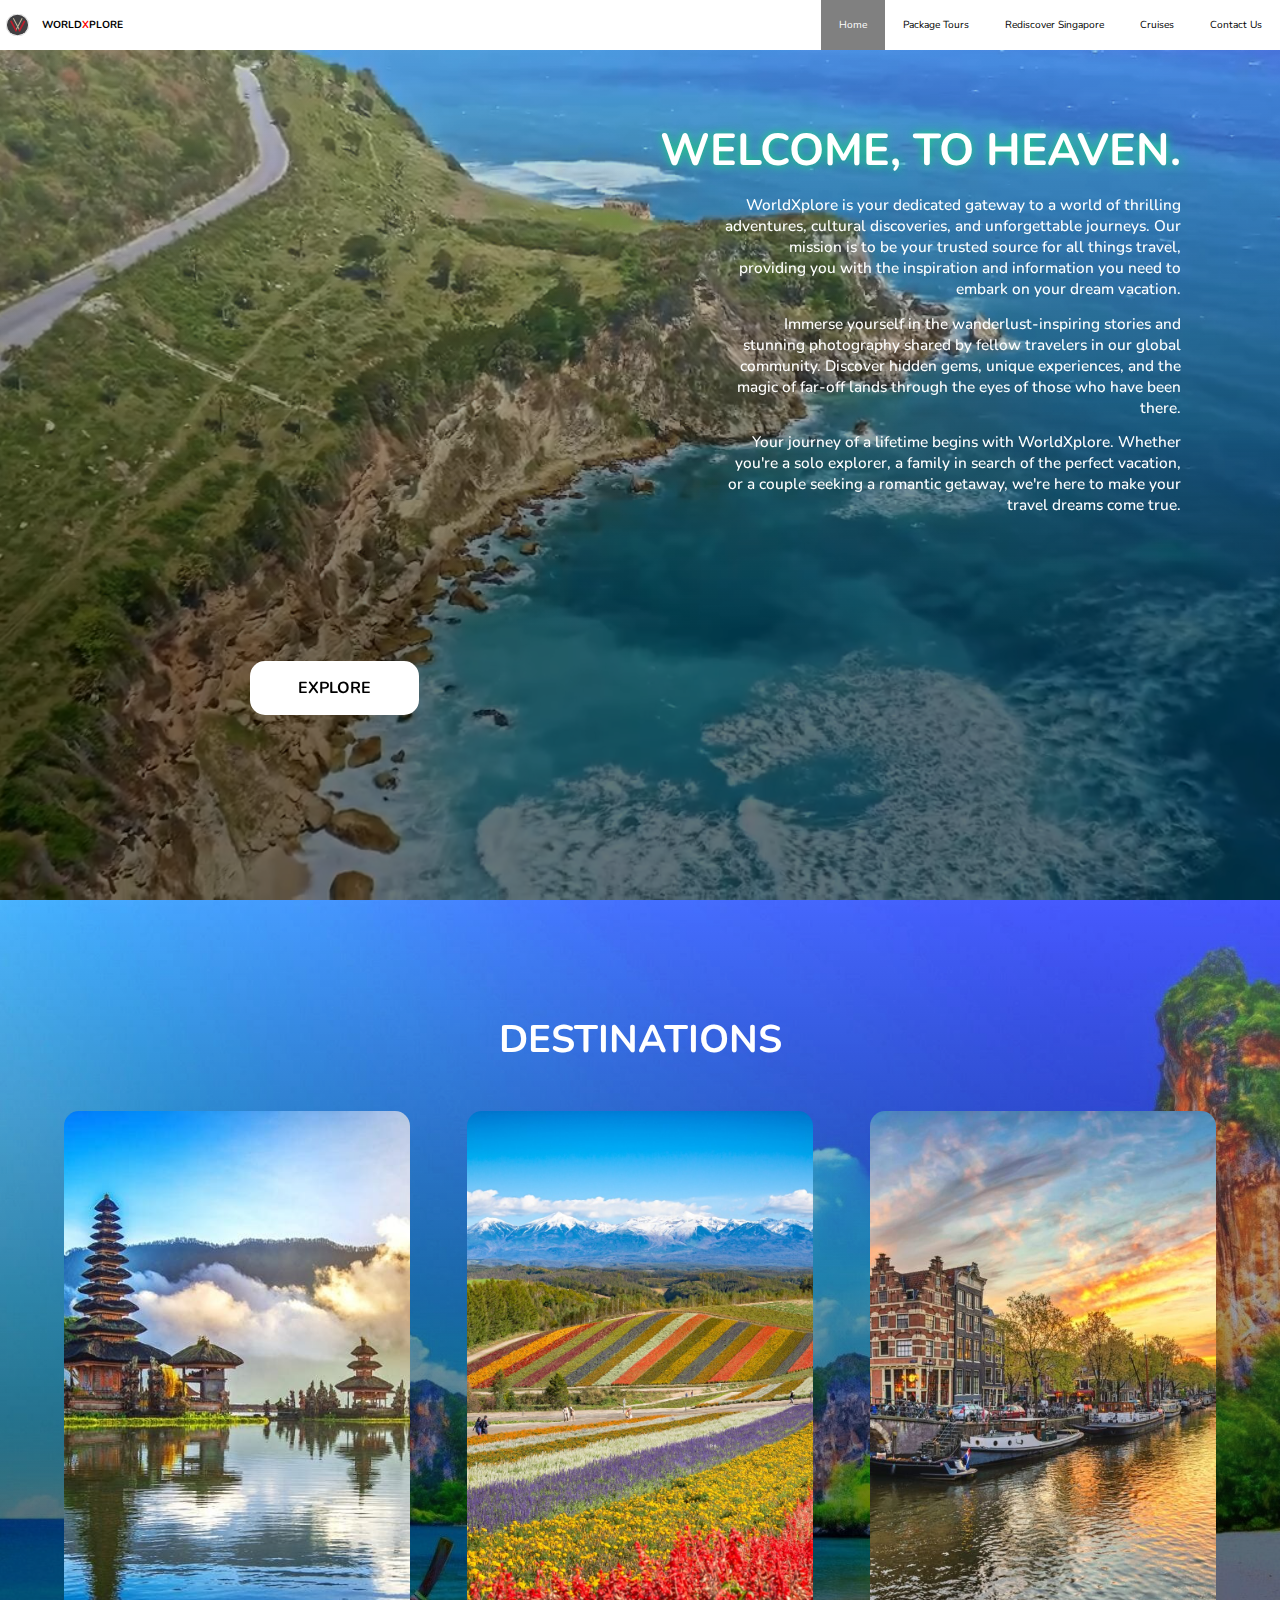
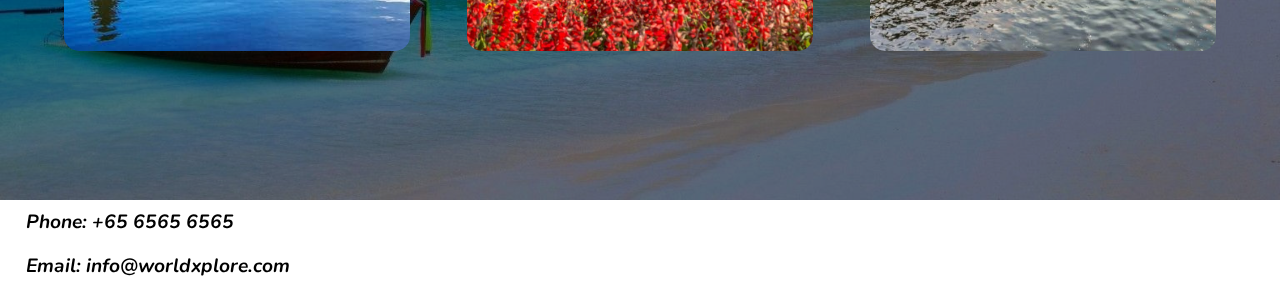
<file: index.html>
<!DOCTYPE html>
<html lang="en">

<head>
    <meta charset="UTF-8">
    <meta name="viewport" content="width=device-width, initial-scale=1.0">
    <title>World Xplore | Home</title>
    <link href="./css/styles.css" type="text/css" rel="stylesheet" />
    <link href="./assets/logo.svg" type="image/x-icon" rel="icon" />
</head>

<body>
    <!--Navbar-->
    <nav class="navbar">
        <div class="navbar-logo">
            <img src="./assets/logo.svg" alt="WX Logo" id="logo" />
            <div class="nav-title text-uppercase">World<span style="color:red;">X</span>plore</div>
        </div>
        <input type="checkbox" id="menu-toggle" class="menu-toggle">
        <label for="menu-toggle" class="menu-icon">&#9776;</label>
        <ul class="nav-menu">
            <li class="nav-item"><a href="./index.html" id="active">Home</a></li>
            <li class="nav-item dropdown">
                <a href="#articles">Package Tours</a>
                <div class="dropdown-content">
                    <a href="#">Bali</a>
                    <a href="./hokkaido.html">Hokkaido</a>
                    <a href="#">Netherlands</a>
                </div>
            </li>
            <li class="nav-item"><a href="#articles">Rediscover Singapore</a></li>
            <li class="nav-item"><a href="#articles">Cruises</a></li>
            <li class="nav-item"><a href="./contact-us.html">Contact Us</a></li>
        </ul>
    </nav>
    
    <!--Hero-->
    <section class="hero" id="hero">
        <!--Video Background-->
        <div class="video-background">
            <video autoplay="" muted="" loop="">
                <source src="./assets/background.mp4" type="video/mp4">
            </video>
            <img src="./assets/wallpaper-mobile.jpg" class="img-bg" />
        </div>

        <div class="main-container red-border">
            <div class="container red-border" id="left-side">
                <a href="#articles" class="articles-button" id="articles-button">
                    <div class="link text-uppercase">Explore</div>
                </a>
            </div>
            <div class="container red-border" id="right-side">
                <div class="text-white text-uppercase header-top red-border">
                    <h1>Welcome, to heaven.</h1>
                </div>
                <div class="desc text-white red-border">
                    WorldXplore is your dedicated gateway to a world of thrilling adventures, cultural discoveries, and
                    unforgettable journeys. Our mission is to be your trusted source for all things travel, providing
                    you with the inspiration and information you need to embark on your dream vacation.
                </div>
                <div class="desc text-white red-border">
                    Immerse yourself in the wanderlust-inspiring stories and stunning photography shared by fellow
                    travelers in our global community. Discover hidden gems, unique experiences, and the magic of
                    far-off lands through the eyes of those who have been there.
                </div>
                <div class="desc text-white red-border">
                    Your journey of a lifetime begins with WorldXplore. Whether you're a solo explorer, a family in
                    search of the perfect vacation, or a couple seeking a romantic getaway, we're here to make your
                    travel dreams come true. </div>
            </div>
        </div>
    </section>
    <!--Articles-->
    <section class="articles red-border" id="articles">
        <div class="video-background">
            <img src="./assets/destinations.jpg" />
        </div>
        <h1 class="text-uppercase text-white">Destinations</h1>
        <div class="articles-container red-border">
            <article class="article-main red-border" id="article1">
                <a href="#articles">
                    <img src="./assets/destinations/bali.jpg" alt="Bali">
                    <div class="dest-overlay">
                        <div class="overlay-content">
                            <div class="text-white overlay-desc">Visit the enchanting island of Bali, where lush
                                landscapes,
                                vibrant culture,
                                and serene beaches converge to create a tropical haven like no other. Nestled in the
                                heart
                                of Indonesia, Bali is a destination that promises a blend of relaxation and adventure,
                                making it a true paradise for travelers.
                            </div>
                            <h1 class="text-white text-uppercase">Bali</h1>
                        </div>
                    </div>
                </a>
                <h1 class="text-white text-uppercase mobile-article-header">Bali</h1>
            </article>
            <article class="article-main red-border" id="article2">
                <a href="./hokkaido.html">
                    <img src="./assets/destinations/hokkaido.jpg" alt="Hokkaido">
                    <div class="dest-overlay">
                        <div class="overlay-content">
                            <div class="text-white overlay-desc">Nestled in the northern reaches of Japan, Hokkaido is a
                                pristine wilderness waiting to be explored. With its rugged landscapes, diverse
                                wildlife,
                                and unique culture, Hokkaido offers a one-of-a-kind experience for travelers seeking
                                adventure and natural beauty.
                            </div>
                            <h1 class="text-white text-uppercase">Hokkaido</h1>
                        </div>
                    </div>
                </a>
                <h1 class="text-white text-uppercase mobile-article-header">Hokkaido</h1>
            </article>
            <article class="article-main red-border" id="article3">
                <a href="#articles">
                    <img src="./assets/destinations/netherlands.jpg" alt="Netherlands">
                    <div class="dest-overlay">
                        <div class="overlay-content">
                            <div class="text-white overlay-desc">Come travel to the Netherlands, a land of enchanting
                                canals, timeless windmills, and modern marvels. With a rich history, picturesque
                                landscapes,
                                and a progressive spirit, the Netherlands offers a captivating blend of old-world charm
                                and
                                contemporary creativity.
                            </div>
                            <h1 class="text-white text-uppercase">Netherlands</h1>
                        </div>
                    </div>
                </a>
                <h1 class="text-white text-uppercase mobile-article-header">Netherlands</h1>
            </article>
        </div>
    </section>
    <!--Footer-->
    <footer class="footer">
        <h1>Phone: +65 6565 6565</h1>
        <h1>Email: info@worldxplore.com</h1>
    </footer>
</body>

</html>
</file>
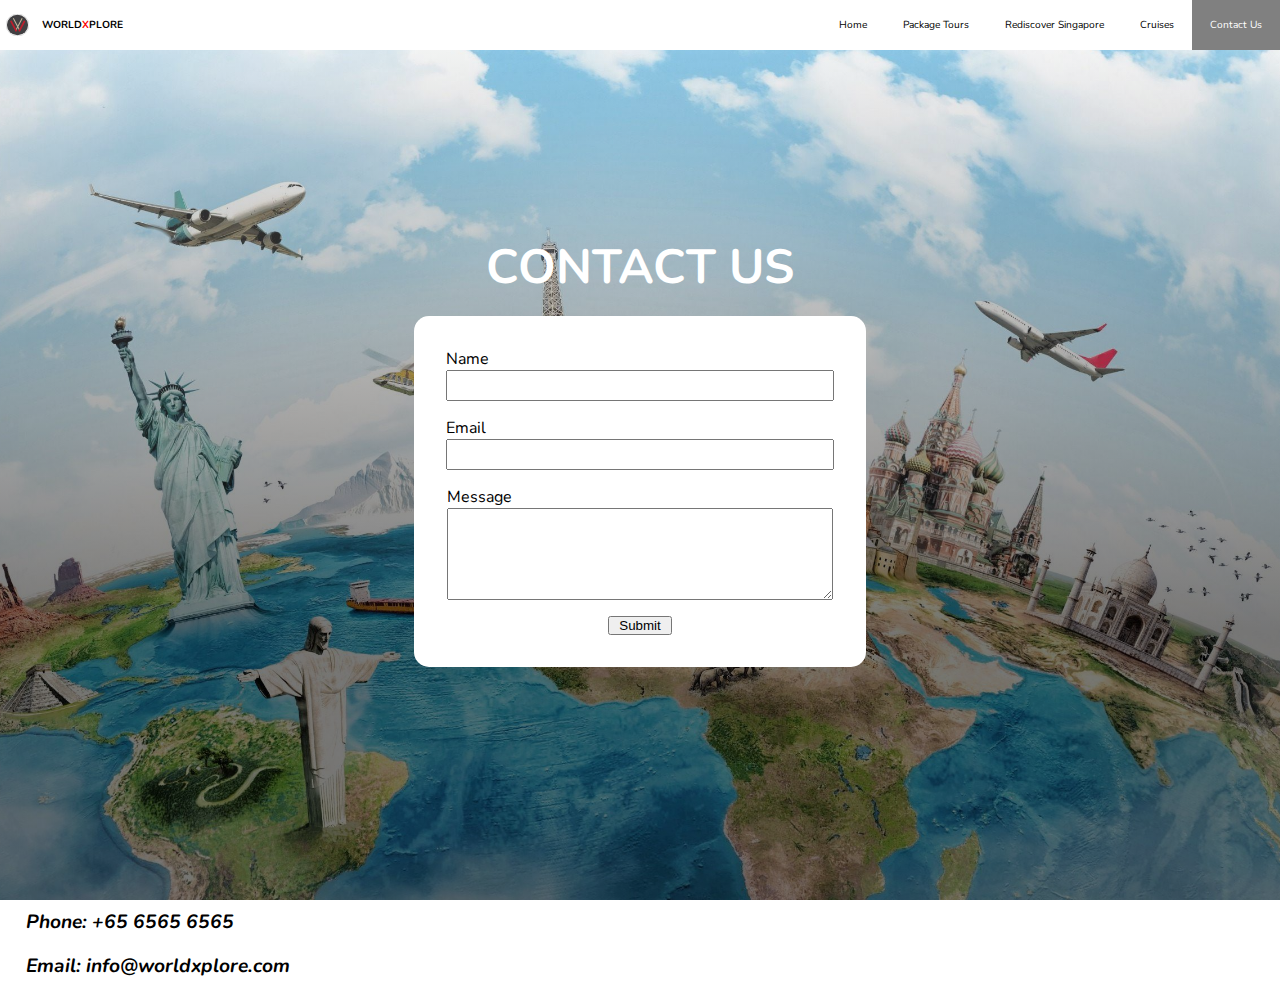
<file: contact-us.html>
<!DOCTYPE html>
<html lang="en">

<head>
  <meta charset="UTF-8">
  <meta name="viewport" content="width=device-width, initial-scale=1.0">
  <title>World Xplore | Contact Us</title>
  <link href="./css/styles.css" type="text/css" rel="stylesheet" />
  <link href="./assets/logo.svg" type="image/x-icon" rel="icon" />
</head>

<body>
  <!--Navbar-->
  <nav class="navbar">
    <div class="navbar-logo">
      <img src="./assets/logo.svg" alt="WX Logo" id="logo" />
      <div class="nav-title text-uppercase">World<span style="color:red;">X</span>plore</div>
    </div>
    <input type="checkbox" id="menu-toggle" class="menu-toggle">
    <label for="menu-toggle" class="menu-icon">&#9776;</label>
    <ul class="nav-menu">
      <li class="nav-item"><a href="./index.html">Home</a></li>
      <li class="nav-item dropdown">
        <a href="#articles">Package Tours</a>
        <div class="dropdown-content">
          <a href="#">Bali</a>
          <a href="./hokkaido.html">Hokkaido</a>
          <a href="#">Netherlands</a>
        </div>
      </li>
      <li class="nav-item"><a href="#articles">Rediscover Singapore</a></li>
      <li class="nav-item"><a href="#articles">Cruises</a></li>
      <li class="nav-item"><a href="./contact-us.html" id="active">Contact Us</a></li>
    </ul>
  </nav>
  <!--Hero-->
  <section class="hero" id="hero">
    <div class="video-background">
      <img src="./assets/contact-us/wallpaper.jpg" />
  </div>
    <div class="contact-container">
      <h1 class="contact-header text-uppercase text-white">Contact Us</h1>
      <form action="#" method="#">
        <div class="input">
          <label for="name">Name</label>
          <input type="text" id="name" name="name" required>
        </div>
        <div class="input">
          <label for="email">Email</label>
          <input type="email" id="email" name="email" required>
        </div>
        <div class="input">
        <label for="message">Message</label>
        <textarea id="message" name="message" rows="4" required></textarea>
        </div>
        <button type="submit">Submit</button>
      </form>
    </div>
  </section>
  <!--Footer-->
  <footer class="footer">
    <h1>Phone: +65 6565 6565</h1>
    <h1>Email: info@worldxplore.com</h1>
  </footer>
</body>

</html>
</file>
<file: css/styles.css>
@import url('https://fonts.googleapis.com/css2?family=Nunito&display=swap');
@import url('https://fonts.googleapis.com/css2?family=Barlow+Condensed:ital,wght@0,400;1,100&family=Oswald:wght@700&family=Poppins:wght@100;200;300&display=swap');


* {
    margin: 0;
    padding: 0;
    scroll-behavior: smooth;
}

body {
    font-family: 'Nunito', sans-serif;
    background: white;
}

.navbar {
    background: white;
    display: flex;
    align-items: center;
    justify-content: space-between;
    gap: 1vw;
    z-index: 1;
    position: fixed;
    width: 100%;
    font-size: 0.8vw;
}


.navbar-logo {
    height: 2.5vh;
    margin-left: 0.5vw;
    display: flex;
    gap: 1vw;
    align-items: center;
}

.nav-title {
    font-weight: bold;
}

.navbar-logo img {
    height: inherit;
}

.nav-menu li {
    float: left;
    display: inline;
}

.nav-menu li a {
    display: block;
    padding: 2vh;
    color: black;
    text-decoration: none;
}

.nav-menu li a:hover {
    background: grey;
    color: white;
}

#active {
    background: grey;
    color: white;
}

.video-background {
    position: absolute;
    width: 100%;
    height: 100vh;
    z-index: -1;
}

.video-background video {
    position: absolute;
    width: 100%;
    height: inherit;
    object-fit: cover;
    z-index: -1;
}


.video-background img {
    position: absolute;
    width: 100%;
    height: inherit;
    object-fit: cover;
    z-index: -1;
}

.hero {
    height: 100vh;
    width: 100%;
    background: linear-gradient(0deg, #00000088 30%, #ffffff44 100%);
    position: relative;
    display: flex;
    align-items: center;
    justify-content: center;
    flex-direction: column;
}

.red-border {
    /* border: red 3px solid; */
}

.main-container {
    margin-top: 5rem;
    height: 90vh;
    width: 90vw;
    position: absolute;
    display: flex;
}

.container {
    width: 45vw;
    display: flex;
    justify-content: center;
    align-items: center;
}

.text-white {
    color: white;
}

.text-uppercase {
    text-transform: uppercase;
}

#left-side {
    align-items: flex-end;
}

#right-side {
    justify-content: flex-start;
    flex-direction: column;
    padding: 3%;
    align-items: flex-end;
    gap: 1.5vh;
}

.link {
    font-weight: bold;
    color: black;
}

.articles-button {
    padding: 1rem 3rem;
    border-radius: 15px;
    background: white;
    display: flex;
    align-items: center;
    justify-content: center;
    text-decoration: none;
    margin-bottom: 20vh;
    transition: transform 200ms ease-in-out;
}

.articles-button:hover {
    background: grey;
    transform: scale(1.2);
}

.articles-button:hover .link {
    color: white;
}

#right-side {
    max-height: 90vh;
}

#right-side h1 {
    font-size: 3.5vw;
    text-shadow: 0 0 10px rgba(0, 254, 85, 0.7);
}

.desc {
    width: 85%;
    text-align: right;
    font-size: 1.2vw;
    font-weight: 500;
    max-height: 350px;
}

.footer {
    bottom: 0;
    width: 100%;
    background: white;
    display: flex;
    justify-content: center;
    flex-direction: column;
    font-style: italic;
}

.articles {
    display: flex;
    flex-direction: column;
    align-items: center;
    background: linear-gradient(0deg, #00000088 30%, #ffffff44 100%);
    justify-content: center;
    gap: 2rem;
    height: 100vh;
}

.articles h1 {
    font-size: 3vw;
    text-shadow: 0 0 10px rgba(19, 5 254, 0, 0.7);
}

.articles-container {
    width: 90%;
    display: flex;
    justify-content: space-between;
    align-items: center;
    padding: 1vw;
    margin: 0 2vw 2vh 2vw;
}

.article-main {
    width: 30%;
    cursor: pointer;
    position: relative;
    border-radius: 15px;
}

.article-main img {
    width: 100%;
    height: 60vh;
    object-fit: cover;
    border-radius: 15px;
    transition: transform 200ms ease-in-out;
}

.dest-overlay {
    position: absolute;
    content: "";
    width: 100%;
    background: linear-gradient(0deg, #00000088 30%, #ffffff44 100%);
    height: 0;
    bottom: 0;
    left: 0;
    transition: height 400ms ease-out, transform 200ms ease-in-out, opacity 300ms ease-in-out;
    border-radius: 15px;
    opacity: 0;
    display: flex;
    align-items: flex-end;
    justify-content: flex-end;
    overflow: hidden;
}

.overlay-content {
    padding: 1vw;
    display: flex;
    align-items: flex-end;
    justify-content: space-between;
    flex-direction: column;
    height: 93%;
}

.article-main:hover img {
    transform: scale(1.1);
    box-shadow: 0 0 30px #647ba1;
}

.article-main:hover .dest-overlay {
    height: 100%;
    transform: scale(1.1);
    opacity: 1;
}

.overlay-desc {
    padding: 1vw;
    border-radius: 15px;
    backdrop-filter: blur(10px);
    background: rgba(100, 100, 100, 0.3);
    font-size: 1vw;
}

.article-header {
    text-shadow: 0 0 10px rgba(0, 0, 0, 0.7);
}

.footer h1 {
    font-size: 1.5vw;
    padding: 1vh 0;
    padding-left: 2vw;
}

#article1 {
    transition: filter 700ms ease-in;
}

#article1:hover {
    filter: grayscale(100%);
}

#article2 img {
    transition: filter 500ms ease-in, transform 300ms ease-in;
}

#article2:hover img {
    filter: blur(5px);
    transform: scale(1.1);
}

#article3 img {
    transition: transform 300ms ease-in;
}

#article3:hover img {
    transform: scaleX(-1) scale(1.1);
}


#logo {
    transition: transform 500ms ease-out;
}

#logo:hover {
    transform: scale(1.5);
}

.dropdown {
    position: relative;
    display: inline-block;
}

.dropdown-content {
    display: none;
    position: absolute;
    background-color: #fff;
    box-shadow: 0px 8px 16px 0px rgba(0, 0, 0, 0.2);
    z-index: 1;
}

.dropdown:hover .dropdown-content {
    display: flex;
    flex-direction: column;
}

.dropdown-content p {
    cursor: pointer;
    padding: 1rem;
}

.dropdown-content p:hover {
    color: white;
    background: gray;
}

.dest-header {
    position: absolute;
    font-size: 18vw;
    background-image: url('../assets/hokkaido/wallpaper.jpg');
    background-size: cover;
    background-clip: text;
    -webkit-background-clip: text;
    color: transparent;
    font-family: 'Oswald', sans-serif;
}

.dest-page {
    height: 100vh;
    width: 100%;
    position: relative;
    display: flex;
    align-items: center;
    justify-content: center;
    flex-direction: column;
}

.dest-btn {
    margin-top: 70vh;
    z-index: 1;
}

.contact-container {
    display: flex;
    flex-direction: column;
    align-items: center;
    justify-content: center;
}

form {
    display: flex;
    flex-direction: column;
    padding: 2rem;
    border-radius: 15px;
    background: white;
    gap: 1rem;
    align-items: center;
    justify-content: center;
}

.input {
    display: flex;
    flex-direction: column;
}

.contact-container {
    display: flex;
    justify-content: center;
    align-items: center;
    flex-direction: column;
    gap: 1rem;
}

.contact-header {
    font-size: 3rem;
}

input,
textarea {
    width: 30vw;
    height: 3vh;
}

textarea {
    height: 10vh;
}

button {
    min-width: 5vw;
}

.img-bg {
    display: none;
    ;
}

.mobile-article-header {
    display: none;
}

.menu-toggle {
    display: none;
}

.menu-icon {
    font-size: 24px;
    cursor: pointer;
    display: none;
    margin: 0.5rem 1rem;
}

/* styles for small screens */
@media only screen and (min-width: 1px) and (max-width: 1024px) {
    .img-bg {
        display: block;
    }

    .video-background video {
        display: none;
    }

    .main-container {
        padding-top: 5%;
        flex-direction: column;
        width: 100%;
        height: 100%;
        top: 50%;
        left: 50%;
        transform: translate(-50%, -50%);
        align-items: center;
        gap: 1rem;
    }

    .container {
        padding: 0 1rem;
    }

    #right-side {
        order: -1;
        width: 95%;
        align-items: center;
        padding-left: 0;
        padding-right: 0;
    }

    #right-side h1 {
        font-size: 2.5rem;
        text-align: center;
    }

    .desc {
        text-align: center;
        font-size: 1rem;
    }

    #articles-button {
        margin: 0;
    }

    .articles {
        justify-content: flex-start;
        gap: 1rem;
    }

    .articles>h1 {
        margin-top: 1rem;
        font-size: 2rem;
        text-align: center;
    }

    .articles-container {
        flex-direction: column;
        padding: 1vw;
        margin: 0 2vw 2vh 2vw;
        width: auto;
        gap: 2rem;
    }

    .article-main {
        width: auto;
    }

    .article-main img {
        height: 20vh;
        width: 70vw;
    }

    .mobile-article-header {
        display: block;
        text-align: center;
        font-size: 0.8rem !important;
    }

    .footer {
        padding: 1vh 0;
    }

    .footer h1 {
        padding: 0;
        padding-left: 2vw;
        font-size: 1rem;
    }

    .navbar {
        font-size: .5rem;
    }

    .navbar-logo {
        flex-direction: column;
        align-items: center;
        justify-content: center;
        font-size: 0.3rem;
        padding: 0.2rem;
    }

    .nav-menu li a {
        padding: .5rem;
        font-size: .8rem;
    }

    .dest-btn {
        margin-top: 60vh !important;
    }

    .dest-header {
        top: 45%;
        left: 50%;
        transform: translate(-50%, -50%);
        background-image: none;
        color: #fff;
        -webkit-text-stroke: 2px black;
    }

    form {
        padding: 1rem;
    }

    input, textarea {
        width: 70vw;
    }

    .menu-toggle:checked + .menu-icon + .nav-menu {
        display: flex;
        flex-direction: column;
        position: absolute;
        top: 50px;
        left: 50%;
        width: 50%;
        background: white;
    }

    .menu-toggle:checked + .menu-icon + .nav-menu li {
        text-align: center;
        width: 100%;
        margin: 0;
    }

    .menu-icon {
        display: block;
    }

    .nav-menu {
        display: none;
    }

    .nav-menu li {
        display: block;
        border-bottom: 1px solid #ccc;
    }

    .dest-overlay {
        display: none;
    }

    .articles-button:hover {
        background: grey;
        transform: scale(1);
    }
    
    .article-main:hover img {
        transform: scale(1);
        box-shadow: 0 0 30px #647ba1;
    }
}
</file>
